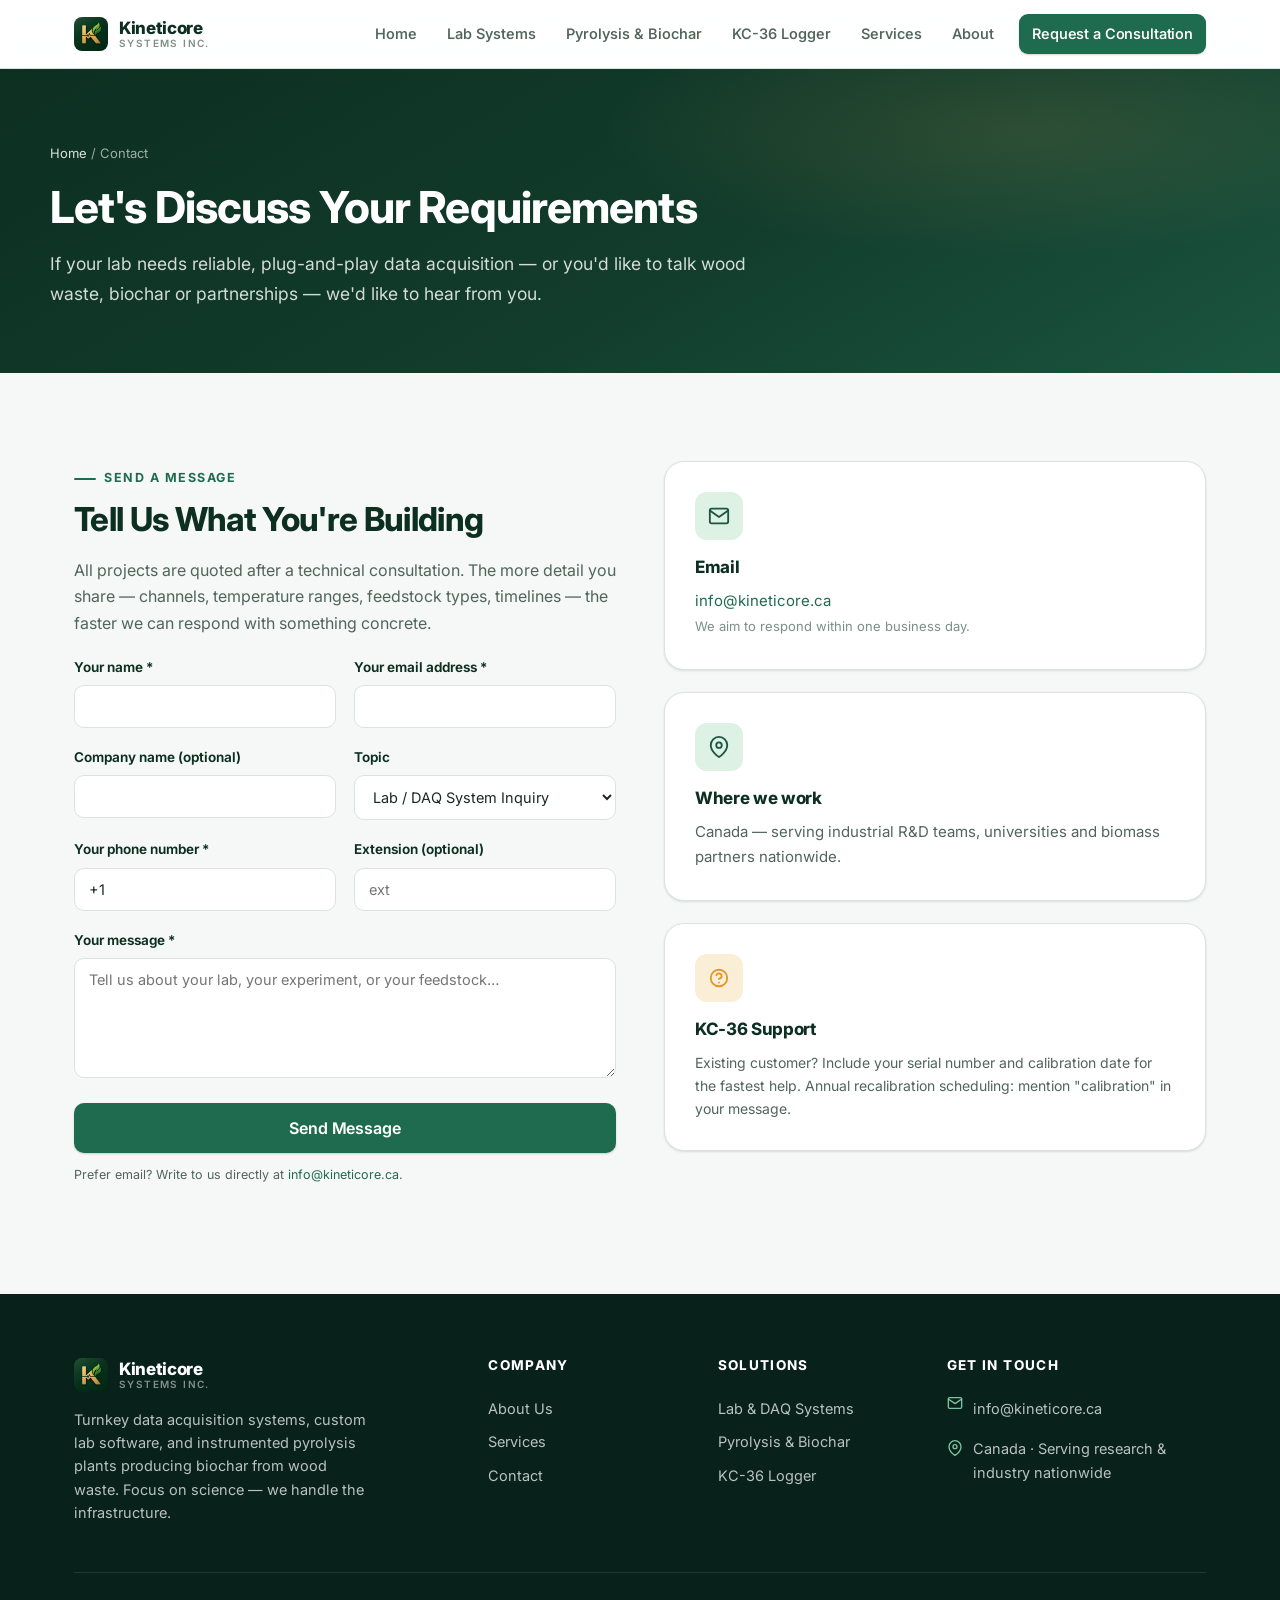
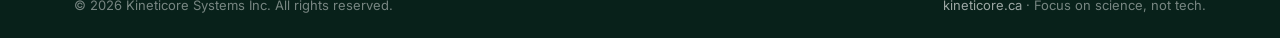
<file: contact.html>
<!DOCTYPE html>
<html lang="en">
<head>
  <meta charset="UTF-8">
  <meta name="viewport" content="width=device-width, initial-scale=1.0">
  <title>Contact Us — Kineticore Systems Inc.</title>
  <meta name="description" content="Get in touch with Kineticore — technical consultations for DAQ systems, quotes for the KC-36, and partnerships for pyrolysis feedstock or biochar supply.">
  <!-- Google tag (gtag.js) -->
  <script async src="https://www.googletagmanager.com/gtag/js?id=G-R32ETEW92K"></script>
  <script>
    window.dataLayer = window.dataLayer || [];
    function gtag(){dataLayer.push(arguments);}
    gtag('js', new Date());

    gtag('config', 'G-R32ETEW92K');
  </script>
    <link rel="canonical" href="https://kineticore.ca/contact.html">
    <meta property="og:type" content="website">
    <meta property="og:site_name" content="Kineticore Systems Inc.">
    <meta property="og:title" content="Contact Us — Kineticore Systems Inc.">
    <meta property="og:description" content="Get in touch with Kineticore — technical consultations for DAQ systems, quotes for the KC-36, and partnerships for pyrolysis feedstock or biochar supply.">
    <meta property="og:url" content="https://kineticore.ca/contact.html">
    <meta property="og:image" content="https://kineticore.ca/img/og-image.png">
    <meta property="og:image:width" content="1200">
    <meta property="og:image:height" content="630">
    <meta property="og:image:alt" content="Kineticore Systems Inc. - Lab &amp; DAQ systems and Pyrolysis &amp; Biochar">
    <meta property="og:locale" content="en_CA">
    <meta name="twitter:card" content="summary_large_image">
    <meta name="twitter:title" content="Contact Us — Kineticore Systems Inc.">
    <meta name="twitter:description" content="Get in touch with Kineticore — technical consultations for DAQ systems, quotes for the KC-36, and partnerships for pyrolysis feedstock or biochar supply.">
    <meta name="twitter:image" content="https://kineticore.ca/img/og-image.png">
    <meta name="theme-color" content="#0c2f22">
  <link rel="icon" type="image/png" sizes="48x48" href="img/favicon-48x48.png">
  <link rel="icon" type="image/png" sizes="192x192" href="img/favicon-192x192.png">
  <link rel="apple-touch-icon" sizes="180x180" href="img/favicon-180x180.png">
  <link rel="preconnect" href="https://fonts.googleapis.com">
  <link rel="preconnect" href="https://fonts.gstatic.com" crossorigin>
  <link href="https://fonts.googleapis.com/css2?family=Inter:wght@400;500;600;700;800&display=swap" rel="stylesheet">
  <link rel="stylesheet" href="css/styles.css?v=1.4">
</head>
<body>
  <header class="site-header">
    <div class="header-inner">
      <a class="logo" href="index.html" aria-label="Kineticore Systems home">
        <img class="logo-mark" src="img/logo.png" alt="" width="34" height="34" loading="eager">
        <span class="logo-text">
          <span class="logo-name">Kineticore</span>
          <span class="logo-tag">Systems Inc.</span>
        </span>
      </a>
      <button class="nav-toggle" aria-label="Toggle navigation"><span></span><span></span><span></span></button>
      <nav class="nav" aria-label="Main">
        <a href="index.html">Home</a>
        <a href="lab-systems.html">Lab Systems</a>
        <a href="pyrolysis.html">Pyrolysis &amp; Biochar</a>
        <a href="kc-36.html">KC-36 Logger</a>
        <a href="services.html">Services</a>
        <a href="about.html">About</a>
        <a href="contact.html" class="btn btn-primary btn-sm nav-cta">Request a Consultation</a>
      </nav>
    </div>
  </header>

  <section class="page-hero">
    <div class="container page-hero-inner">
      <div class="crumb"><a href="index.html">Home</a> / Contact</div>
      <h1>Let's Discuss Your Requirements</h1>
      <p>If your lab needs reliable, plug-and-play data acquisition — or you'd like to talk wood waste,
      biochar or partnerships — we'd like to hear from you.</p>
    </div>
  </section>

  <section class="section">
    <div class="container split" style="align-items: flex-start; gap: 48px;">
      <div class="split-content" style="max-width: none;">
        <span class="eyebrow">Send a message</span>
        <h2>Tell Us What You're Building</h2>
        <p>All projects are quoted after a technical consultation. The more detail you share — channels,
        temperature ranges, feedstock types, timelines — the faster we can respond with something concrete.</p>

        <form id="quote-form" method="post" action="sendmail/process-wrapper.php" novalidate data-endpoint="sendmail/process-wrapper.php">
          <div class="form-grid">
            <div class="field">
              <label for="f-name">Your name *</label>
              <input type="text" id="f-name" name="Name" required maxlength="60" autocomplete="name">
            </div>
            <div class="field">
              <label for="f-email">Your email address *</label>
              <input type="email" id="f-email" name="Email" required maxlength="100" autocomplete="email">
            </div>
            <div class="field">
              <label for="f-company">Company name (optional)</label>
              <input type="text" id="f-company" name="Company" maxlength="100" autocomplete="organization">
            </div>
            <div class="field">
              <label for="f-topic">Topic</label>
              <select id="f-topic" name="Topic">
                <option>Lab / DAQ System Inquiry</option>
                <option>KC-36 Logger — Pricing</option>
                <option>KC-36 Logger — Support</option>
                <option>Biochar — Feedstock Supply</option>
                <option>Biochar — Purchasing Biochar</option>
                <option>Biochar — Toll Processing</option>
                <option>Other</option>
              </select>
            </div>
            <div class="field">
              <label for="f-phone">Your phone number *</label>
              <input type="tel" id="f-phone" name="Phone" required maxlength="30" placeholder="+1 (604) 123-4567" autocomplete="tel">
            </div>
            <div class="field">
              <label for="f-ext">Extension (optional)</label>
              <input type="text" id="f-ext" name="Extension" maxlength="6" inputmode="numeric" placeholder="ext">
            </div>
            <div class="field full">
              <label for="f-msg">Your message *</label>
              <textarea id="f-msg" name="Message" required maxlength="3000" placeholder="Tell us about your lab, your experiment, or your feedstock…"></textarea>
            </div>
            <div class="field full">
              <button type="submit" id="f-submit" class="btn btn-primary btn-lg btn-block">Send Message</button>
            </div>
          </div>
          <div class="form-status" id="form-status" role="status"></div>
          <div id="form-thankyou" style="display:none;">
            <div class="form-status ok" style="display:block; font-size:16px;">Thanks for contacting us — we will get back in touch with you soon.</div>
          </div>
          <p class="form-note">Prefer email? Write to us directly at
          <a href="mailto:info@kineticore.ca">info@kineticore.ca</a>.</p>
        </form>
      </div>

      <aside style="min-width: 320px;">
        <div class="card" style="margin-bottom: 22px;">
          <div class="icon-chip">
            <svg width="22" height="22" viewBox="0 0 24 24" fill="none" stroke="currentColor" stroke-width="2" stroke-linecap="round" stroke-linejoin="round"><path d="M4 4h16c1.1 0 2 .9 2 2v12c0 1.1-.9 2-2 2H4c-1.1 0-2-.9-2-2V6c0-1.1.9-2 2-2z"/><polyline points="22,6 12,13 2,6"/></svg>
          </div>
          <h3 style="font-size:17px;">Email</h3>
          <p><a href="mailto:info@kineticore.ca">info@kineticore.ca</a><br>
          <span style="font-size:13px; color: var(--muted);">We aim to respond within one business day.</span></p>
        </div>
        <div class="card" style="margin-bottom: 22px;">
          <div class="icon-chip">
            <svg width="22" height="22" viewBox="0 0 24 24" fill="none" stroke="currentColor" stroke-width="2" stroke-linecap="round" stroke-linejoin="round"><path d="M21 10c0 7-9 13-9 13s-9-6-9-13a9 9 0 0 1 18 0z"/><circle cx="12" cy="10" r="3"/></svg>
          </div>
          <h3 style="font-size:17px;">Where we work</h3>
          <p>Canada — serving industrial R&amp;D teams, universities and biomass partners nationwide.</p>
        </div>
        <div class="card">
          <div class="icon-chip amber">
            <svg width="22" height="22" viewBox="0 0 24 24" fill="none" stroke="currentColor" stroke-width="2" stroke-linecap="round" stroke-linejoin="round"><circle cx="12" cy="12" r="9"/><path d="M9.1 9a3 3 0 0 1 5.8 1c0 2-3 3-3 3"/><path d="M12 17h.01"/></svg>
          </div>
          <h3 style="font-size:17px;">KC-36 Support</h3>
          <p style="font-size:14px;">Existing customer? Include your serial number and calibration date for
          the fastest help. Annual recalibration scheduling: mention "calibration" in your message.</p>
        </div>
      </aside>
    </div>
  </section>

  <footer class="site-footer">
    <div class="container">
      <div class="footer-grid">
        <div class="footer-brand">
          <a class="logo" href="index.html" aria-label="Kineticore Systems home">
            <img class="logo-mark" src="img/logo.png" alt="" width="34" height="34" loading="eager">
            <span class="logo-text">
              <span class="logo-name" style="color:#fff;">Kineticore</span>
              <span class="logo-tag" style="color:rgba(255,255,255,0.5);">Systems Inc.</span>
            </span>
          </a>
          <p>Turnkey data acquisition systems, custom lab software, and instrumented pyrolysis plants
          producing biochar from wood waste. Focus on science — we handle the infrastructure.</p>
        </div>
        <div class="footer-col">
          <h3>Company</h3>
          <a href="about.html">About Us</a>
          <a href="services.html">Services</a>
          <a href="contact.html">Contact</a>
        </div>
        <div class="footer-col">
          <h3>Solutions</h3>
          <a href="lab-systems.html">Lab &amp; DAQ Systems</a>
          <a href="pyrolysis.html">Pyrolysis &amp; Biochar</a>
          <a href="kc-36.html">KC-36 Logger</a>
        </div>
        <div class="footer-col">
          <h3>Get in touch</h3>
          <div class="footer-contact">
            <svg width="16" height="16" viewBox="0 0 24 24" fill="none" stroke="currentColor" stroke-width="2" stroke-linecap="round" stroke-linejoin="round"><path d="M4 4h16c1.1 0 2 .9 2 2v12c0 1.1-.9 2-2 2H4c-1.1 0-2-.9-2-2V6c0-1.1.9-2 2-2z"/><polyline points="22,6 12,13 2,6"/></svg>
            <a href="mailto:info@kineticore.ca">info@kineticore.ca</a>
          </div>
          <div class="footer-contact">
            <svg width="16" height="16" viewBox="0 0 24 24" fill="none" stroke="currentColor" stroke-width="2" stroke-linecap="round" stroke-linejoin="round"><path d="M21 10c0 7-9 13-9 13s-9-6-9-13a9 9 0 0 1 18 0z"/><circle cx="12" cy="10" r="3"/></svg>
            <span>Canada · Serving research &amp; industry nationwide</span>
          </div>
        </div>
      </div>
      <div class="footer-bottom">
        <span>© 2026 Kineticore Systems Inc. All rights reserved.</span>
        <span><a href="index.html">kineticore.ca</a> · Focus on science, not tech.</span>
      </div>
    </div>
  </footer>

  <script src="js/main.js?v=1.2"></script>
  <script>
  /* Topic deep-links handled inline so it works even if the cached main.js is stale */
  (function () {
    var map = {
      "lab-daq": "Lab / DAQ System Inquiry",
      "kc36-pricing": "KC-36 Logger \u2014 Pricing",
      "kc36-support": "KC-36 Logger \u2014 Support",
      "feedstock": "Biochar \u2014 Feedstock Supply",
      "biochar-buy": "Biochar \u2014 Purchasing Biochar",
      "toll": "Biochar \u2014 Toll Processing"
    };
    var wanted = new URLSearchParams(window.location.search).get("topic");
    var s = document.getElementById("f-topic");
    if (wanted && s && map[wanted]) {
      for (var i = 0; i < s.options.length; i++) {
        if (s.options[i].text === map[wanted]) { s.selectedIndex = i; break; }
      }
    }
  })();
  </script>
</body>
</html>
</file>
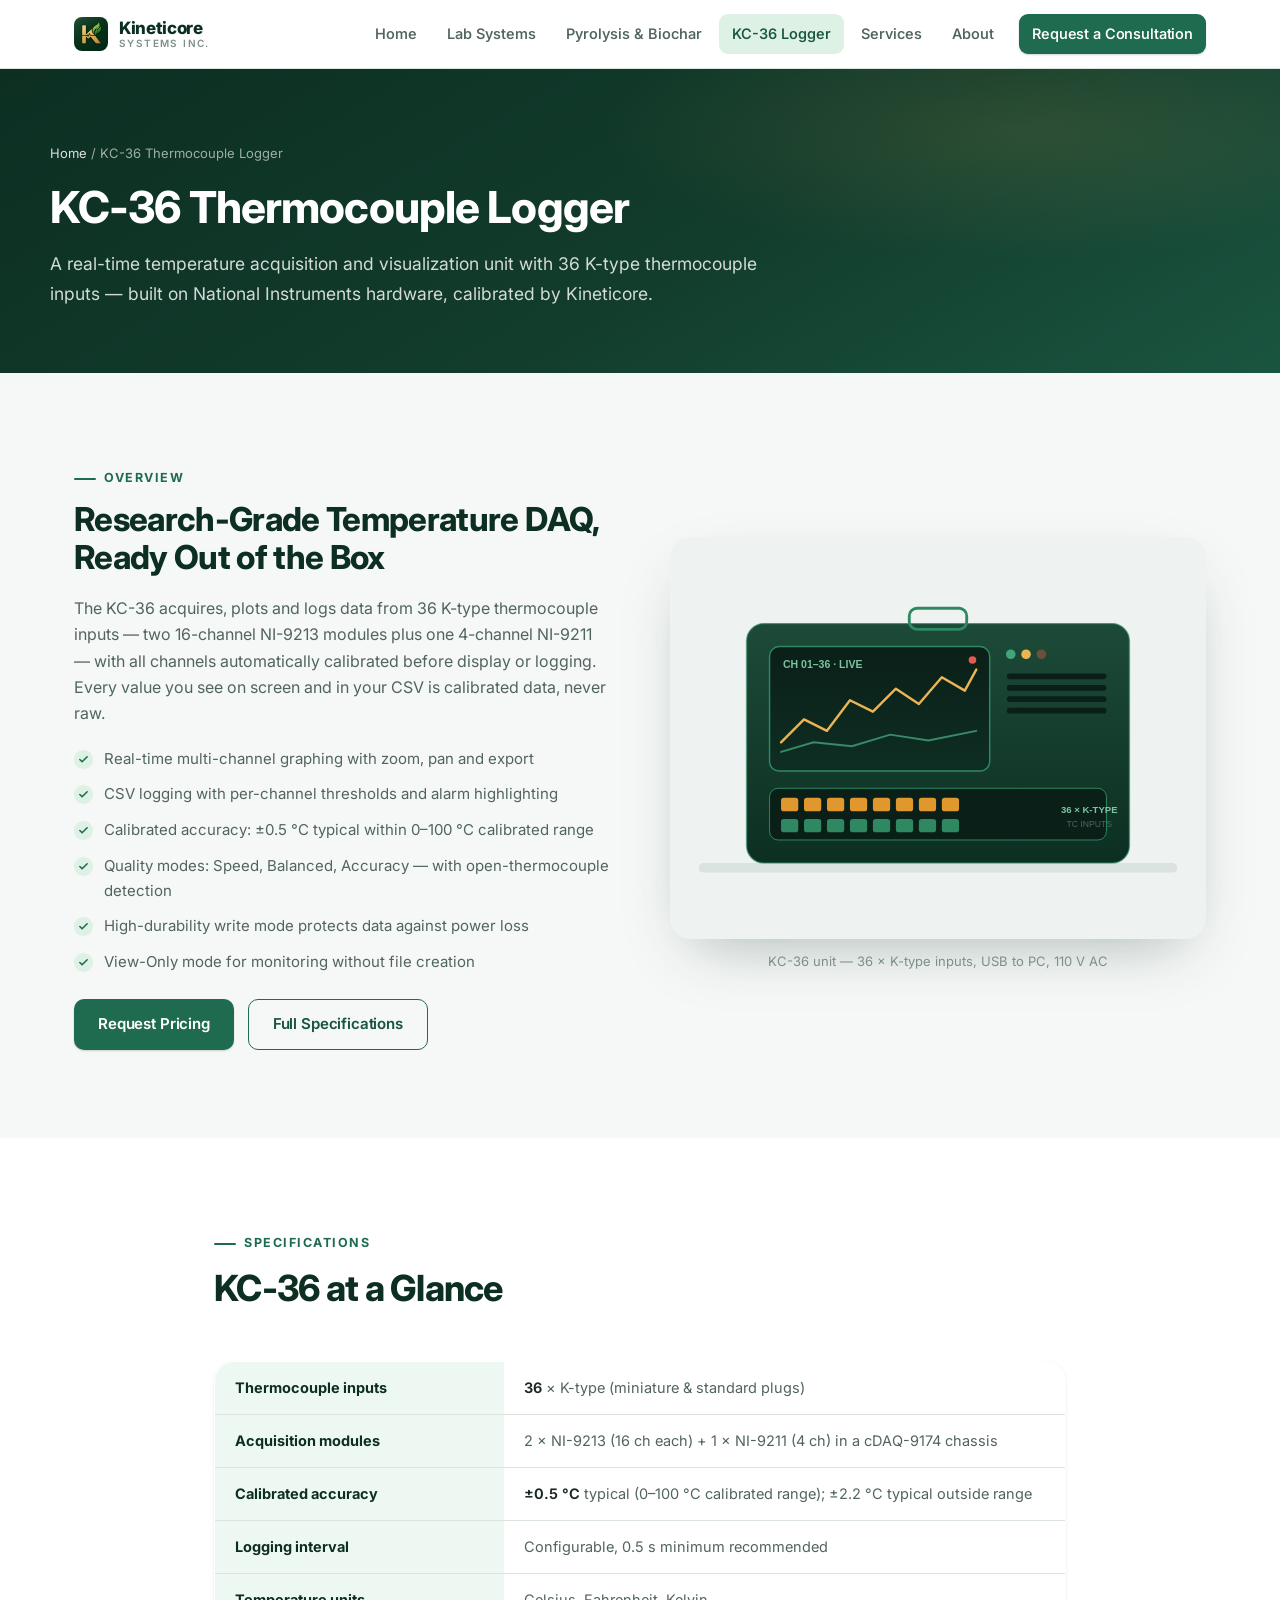
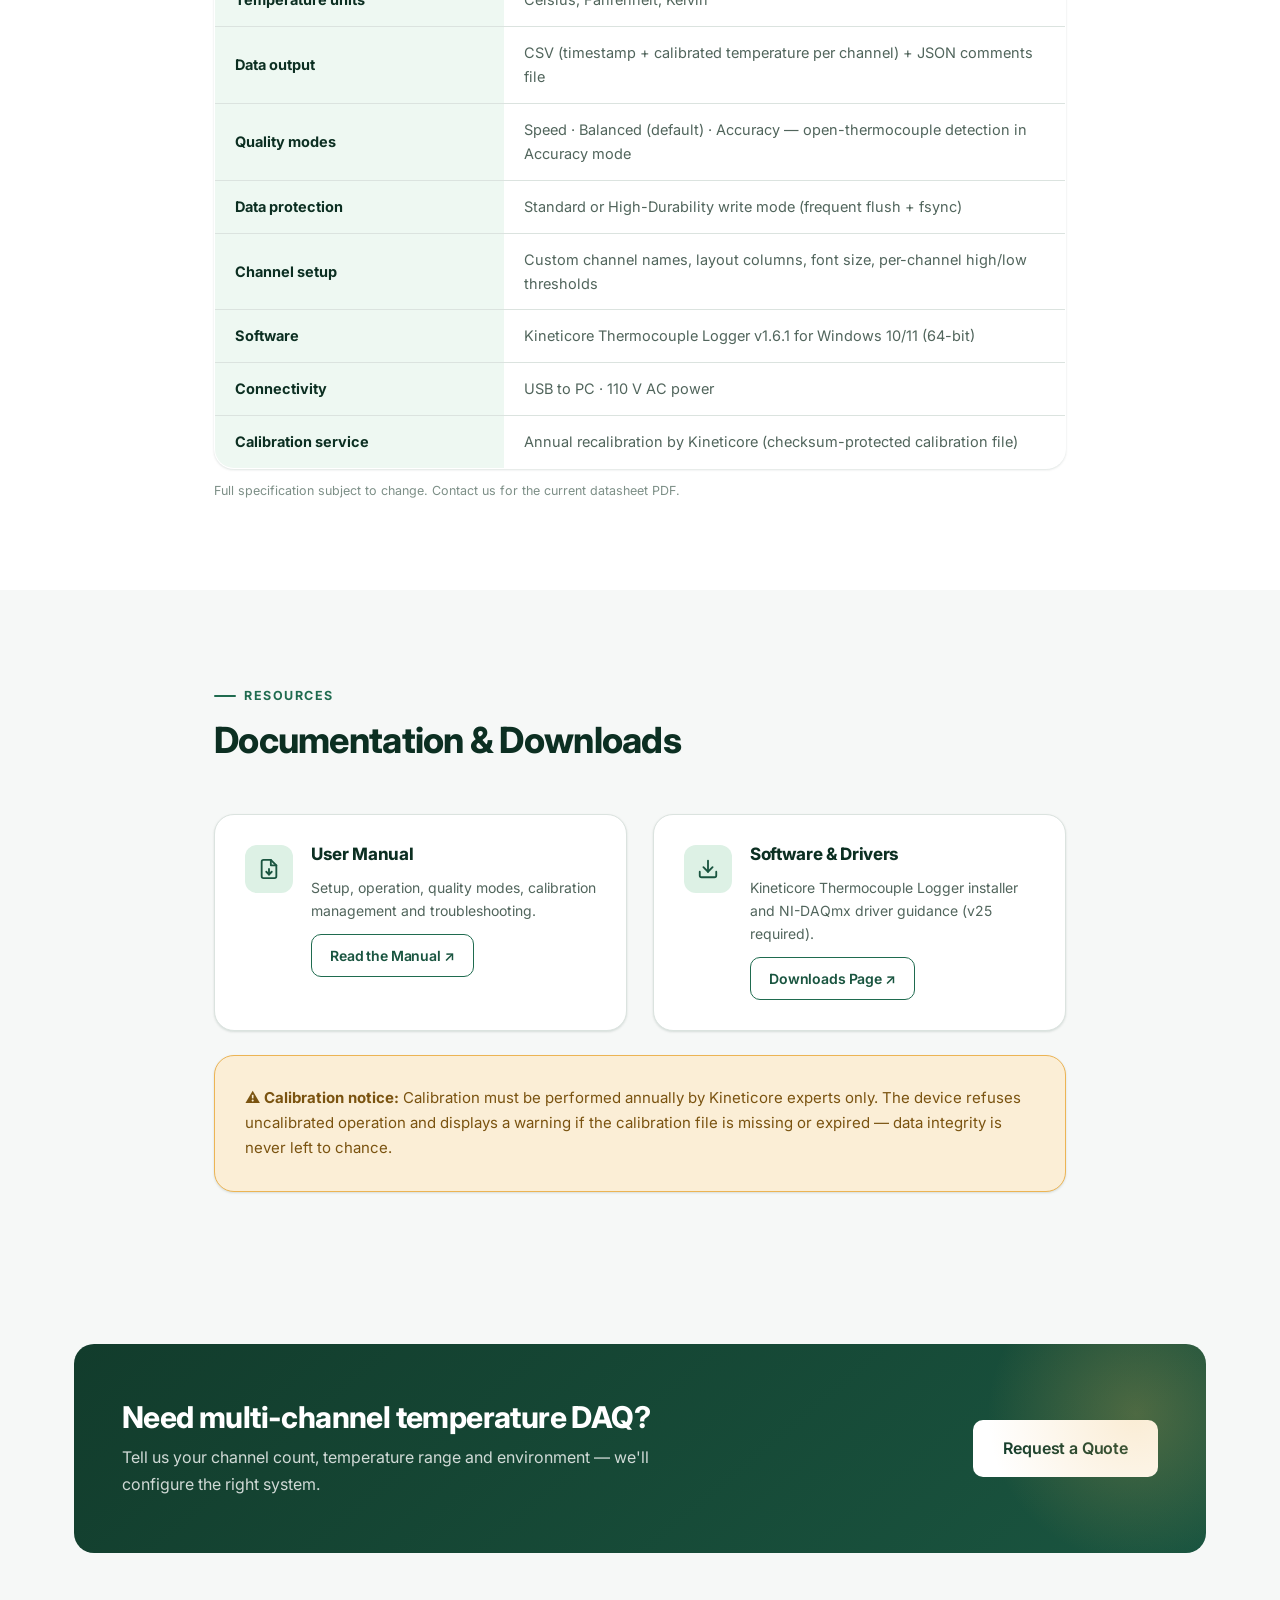
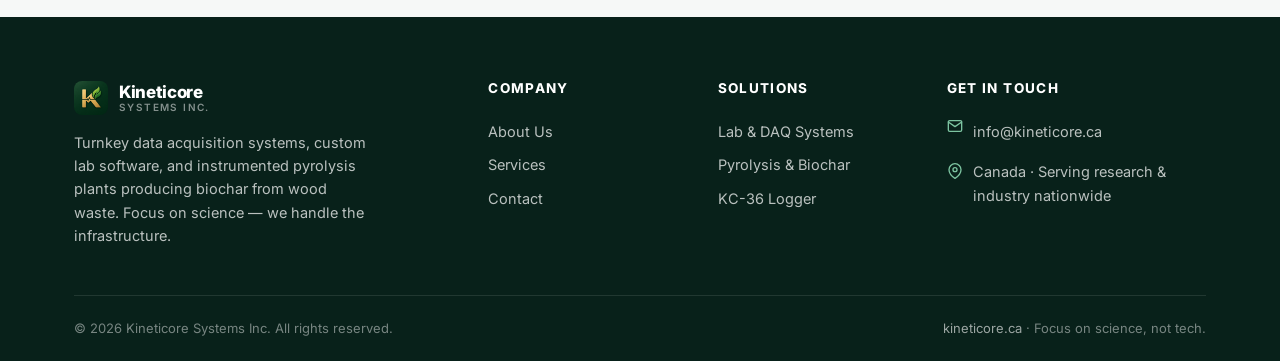
<file: kc-36.html>
<!DOCTYPE html>
<html lang="en">
<head>
  <meta charset="UTF-8">
  <meta name="viewport" content="width=device-width, initial-scale=1.0">
  <title>KC-36 Thermocouple Logger — 36-Channel K-Type DAQ | Kineticore</title>
  <meta name="description" content="The Kineticore KC-36 acquires, plots and logs 36 K-type thermocouple channels with calibrated accuracy of ±0.5 °C, live visualization, thresholds and CSV export.">
  <!-- Google tag (gtag.js) -->
  <script async src="https://www.googletagmanager.com/gtag/js?id=G-R32ETEW92K"></script>
  <script>
    window.dataLayer = window.dataLayer || [];
    function gtag(){dataLayer.push(arguments);}
    gtag('js', new Date());

    gtag('config', 'G-R32ETEW92K');
  </script>
    <link rel="canonical" href="https://kineticore.ca/kc-36.html">
    <meta property="og:type" content="website">
    <meta property="og:site_name" content="Kineticore Systems Inc.">
    <meta property="og:title" content="KC-36 Thermocouple Logger — 36-Channel K-Type DAQ | Kineticore">
    <meta property="og:description" content="The Kineticore KC-36 acquires, plots and logs 36 K-type thermocouple channels with calibrated accuracy of ±0.5 °C, live visualization, thresholds and CSV export.">
    <meta property="og:url" content="https://kineticore.ca/kc-36.html">
    <meta property="og:image" content="https://kineticore.ca/img/og-image.png">
    <meta property="og:image:width" content="1200">
    <meta property="og:image:height" content="630">
    <meta property="og:image:alt" content="Kineticore Systems Inc. - Lab &amp; DAQ systems and Pyrolysis &amp; Biochar">
    <meta property="og:locale" content="en_CA">
    <meta name="twitter:card" content="summary_large_image">
    <meta name="twitter:title" content="KC-36 Thermocouple Logger — 36-Channel K-Type DAQ | Kineticore">
    <meta name="twitter:description" content="The Kineticore KC-36 acquires, plots and logs 36 K-type thermocouple channels with calibrated accuracy of ±0.5 °C, live visualization, thresholds and CSV export.">
    <meta name="twitter:image" content="https://kineticore.ca/img/og-image.png">
    <meta name="theme-color" content="#0c2f22">
  <link rel="icon" type="image/png" sizes="48x48" href="img/favicon-48x48.png">
  <link rel="icon" type="image/png" sizes="192x192" href="img/favicon-192x192.png">
  <link rel="apple-touch-icon" sizes="180x180" href="img/favicon-180x180.png">
  <link rel="preconnect" href="https://fonts.googleapis.com">
  <link rel="preconnect" href="https://fonts.gstatic.com" crossorigin>
  <link href="https://fonts.googleapis.com/css2?family=Inter:wght@400;500;600;700;800&display=swap" rel="stylesheet">
  <link rel="stylesheet" href="css/styles.css?v=1.4">
</head>
<body>
  <header class="site-header">
    <div class="header-inner">
      <a class="logo" href="index.html" aria-label="Kineticore Systems home">
        <img class="logo-mark" src="img/logo.png" alt="" width="34" height="34" loading="eager">
        <span class="logo-text">
          <span class="logo-name">Kineticore</span>
          <span class="logo-tag">Systems Inc.</span>
        </span>
      </a>
      <button class="nav-toggle" aria-label="Toggle navigation"><span></span><span></span><span></span></button>
      <nav class="nav" aria-label="Main">
        <a href="index.html">Home</a>
        <a href="lab-systems.html">Lab Systems</a>
        <a href="pyrolysis.html">Pyrolysis &amp; Biochar</a>
        <a href="kc-36.html" class="active">KC-36 Logger</a>
        <a href="services.html">Services</a>
        <a href="about.html">About</a>
        <a href="contact.html" class="btn btn-primary btn-sm nav-cta">Request a Consultation</a>
      </nav>
    </div>
  </header>

  <section class="page-hero">
    <div class="container page-hero-inner">
      <div class="crumb"><a href="index.html">Home</a> / KC-36 Thermocouple Logger</div>
      <h1>KC-36 Thermocouple Logger</h1>
      <p>A real-time temperature acquisition and visualization unit with 36 K-type thermocouple inputs —
      built on National Instruments hardware, calibrated by Kineticore.</p>
    </div>
  </section>

  <section class="section">
    <div class="container split">
      <div class="split-content">
        <span class="eyebrow">Overview</span>
        <h2>Research-Grade Temperature DAQ, Ready Out of the Box</h2>
        <p>The KC-36 acquires, plots and logs data from 36 K-type thermocouple inputs — two 16-channel
        NI-9213 modules plus one 4-channel NI-9211 — with all channels automatically calibrated before
        display or logging. Every value you see on screen and in your CSV is calibrated data, never raw.</p>
        <ul class="check-list">
          <li>Real-time multi-channel graphing with zoom, pan and export</li>
          <li>CSV logging with per-channel thresholds and alarm highlighting</li>
          <li>Calibrated accuracy: ±0.5 °C typical within 0–100 °C calibrated range</li>
          <li>Quality modes: Speed, Balanced, Accuracy — with open-thermocouple detection</li>
          <li>High-durability write mode protects data against power loss</li>
          <li>View-Only mode for monitoring without file creation</li>
        </ul>
        <div class="btn-row mt-24">
          <a href="contact.html" class="btn btn-primary">Request Pricing</a>
          <a href="#specs" class="btn btn-outline">Full Specifications</a>
        </div>
      </div>
      <div class="split-media reveal">
        <figure class="device-figure" style="margin:0;">
          <img src="img/kc36-device.svg" alt="Kineticore KC-36 thermocouple logger unit with 36 thermocouple inputs" style="object-fit: contain; background: var(--surface-2);">
          <figcaption>KC-36 unit — 36 × K-type inputs, USB to PC, 110 V AC</figcaption>
        </figure>
      </div>
    </div>
  </section>

  <section class="section section-alt" id="specs">
    <div class="container narrow">
      <div class="section-head">
        <span class="eyebrow">Specifications</span>
        <h2>KC-36 at a Glance</h2>
      </div>
      <table class="spec-table reveal">
        <tr><th>Thermocouple inputs</th><td><b>36</b> × K-type (miniature &amp; standard plugs)</td></tr>
        <tr><th>Acquisition modules</th><td>2 × NI-9213 (16 ch each) + 1 × NI-9211 (4 ch) in a cDAQ-9174 chassis</td></tr>
        <tr><th>Calibrated accuracy</th><td><b>±0.5 °C</b> typical (0–100 °C calibrated range); ±2.2 °C typical outside range</td></tr>
        <tr><th>Logging interval</th><td>Configurable, 0.5 s minimum recommended</td></tr>
        <tr><th>Temperature units</th><td>Celsius, Fahrenheit, Kelvin</td></tr>
        <tr><th>Data output</th><td>CSV (timestamp + calibrated temperature per channel) + JSON comments file</td></tr>
        <tr><th>Quality modes</th><td>Speed · Balanced (default) · Accuracy — open-thermocouple detection in Accuracy mode</td></tr>
        <tr><th>Data protection</th><td>Standard or High-Durability write mode (frequent flush + fsync)</td></tr>
        <tr><th>Channel setup</th><td>Custom channel names, layout columns, font size, per-channel high/low thresholds</td></tr>
        <tr><th>Software</th><td>Kineticore Thermocouple Logger v1.6.1 for Windows 10/11 (64-bit)</td></tr>
        <tr><th>Connectivity</th><td>USB to PC · 110 V AC power</td></tr>
        <tr><th>Calibration service</th><td>Annual recalibration by Kineticore (checksum-protected calibration file)</td></tr>
      </table>
      <p class="form-note">Full specification subject to change. Contact us for the current datasheet PDF.</p>
    </div>
  </section>

  <section class="section">
    <div class="container narrow">
      <div class="section-head">
        <span class="eyebrow">Resources</span>
        <h2>Documentation &amp; Downloads</h2>
      </div>
      <div class="grid-2">
        <div class="card reveal">
          <div class="dl-card">
            <div class="icon-chip">
              <svg width="22" height="22" viewBox="0 0 24 24" fill="none" stroke="currentColor" stroke-width="2" stroke-linecap="round" stroke-linejoin="round"><path d="M14 2H6a2 2 0 0 0-2 2v16a2 2 0 0 0 2 2h12a2 2 0 0 0 2-2V8z"/><polyline points="14 2 14 8 20 8"/><line x1="12" y1="18" x2="12" y2="12"/><polyline points="9 15 12 18 15 15"/></svg>
            </div>
            <div>
              <h3>User Manual</h3>
              <p>Setup, operation, quality modes, calibration management and troubleshooting.</p>
              <a href="https://kineticore.ca/kc-36-tckineticore-thrmocouple-logger-manual.html" target="_blank" rel="noopener" class="btn btn-outline btn-sm">Read the Manual ↗</a>
            </div>
          </div>
        </div>
        <div class="card reveal">
          <div class="dl-card">
            <div class="icon-chip">
              <svg width="22" height="22" viewBox="0 0 24 24" fill="none" stroke="currentColor" stroke-width="2" stroke-linecap="round" stroke-linejoin="round"><path d="M21 15v4a2 2 0 0 1-2 2H5a2 2 0 0 1-2-2v-4"/><polyline points="7 10 12 15 17 10"/><line x1="12" y1="15" x2="12" y2="3"/></svg>
            </div>
            <div>
              <h3>Software &amp; Drivers</h3>
              <p>Kineticore Thermocouple Logger installer and NI-DAQmx driver guidance (v25 required).</p>
              <a href="https://kineticore.ca/downloads/" target="_blank" rel="noopener" class="btn btn-outline btn-sm">Downloads Page ↗</a>
            </div>
          </div>
        </div>
      </div>
      <div class="card mt-24" style="background: var(--amber-100); border-color: var(--amber-400);">
        <p style="color:#7a5310;"><b>⚠ Calibration notice:</b> Calibration must be performed annually by
        Kineticore experts only. The device refuses uncalibrated operation and displays a warning if the
        calibration file is missing or expired — data integrity is never left to chance.</p>
      </div>
    </div>
  </section>

  <section class="section-sm">
    <div class="container">
      <div class="cta-band">
        <div>
          <h2>Need multi-channel temperature DAQ?</h2>
          <p>Tell us your channel count, temperature range and environment — we'll configure the right system.</p>
        </div>
        <div class="cta-actions">
          <a href="contact.html" class="btn btn-light btn-lg">Request a Quote</a>
        </div>
      </div>
    </div>
  </section>

  <footer class="site-footer">
    <div class="container">
      <div class="footer-grid">
        <div class="footer-brand">
          <a class="logo" href="index.html" aria-label="Kineticore Systems home">
            <img class="logo-mark" src="img/logo.png" alt="" width="34" height="34" loading="eager">
            <span class="logo-text">
              <span class="logo-name" style="color:#fff;">Kineticore</span>
              <span class="logo-tag" style="color:rgba(255,255,255,0.5);">Systems Inc.</span>
            </span>
          </a>
          <p>Turnkey data acquisition systems, custom lab software, and instrumented pyrolysis plants
          producing biochar from wood waste. Focus on science — we handle the infrastructure.</p>
        </div>
        <div class="footer-col">
          <h3>Company</h3>
          <a href="about.html">About Us</a>
          <a href="services.html">Services</a>
          <a href="contact.html">Contact</a>
        </div>
        <div class="footer-col">
          <h3>Solutions</h3>
          <a href="lab-systems.html">Lab &amp; DAQ Systems</a>
          <a href="pyrolysis.html">Pyrolysis &amp; Biochar</a>
          <a href="kc-36.html">KC-36 Logger</a>
        </div>
        <div class="footer-col">
          <h3>Get in touch</h3>
          <div class="footer-contact">
            <svg width="16" height="16" viewBox="0 0 24 24" fill="none" stroke="currentColor" stroke-width="2" stroke-linecap="round" stroke-linejoin="round"><path d="M4 4h16c1.1 0 2 .9 2 2v12c0 1.1-.9 2-2 2H4c-1.1 0-2-.9-2-2V6c0-1.1.9-2 2-2z"/><polyline points="22,6 12,13 2,6"/></svg>
            <a href="mailto:info@kineticore.ca">info@kineticore.ca</a>
          </div>
          <div class="footer-contact">
            <svg width="16" height="16" viewBox="0 0 24 24" fill="none" stroke="currentColor" stroke-width="2" stroke-linecap="round" stroke-linejoin="round"><path d="M21 10c0 7-9 13-9 13s-9-6-9-13a9 9 0 0 1 18 0z"/><circle cx="12" cy="10" r="3"/></svg>
            <span>Canada · Serving research &amp; industry nationwide</span>
          </div>
        </div>
      </div>
      <div class="footer-bottom">
        <span>© 2026 Kineticore Systems Inc. All rights reserved.</span>
        <span><a href="index.html">kineticore.ca</a> · Focus on science, not tech.</span>
      </div>
    </div>
  </footer>

  <script src="js/main.js?v=1.2"></script>
</body>
</html>
</file>
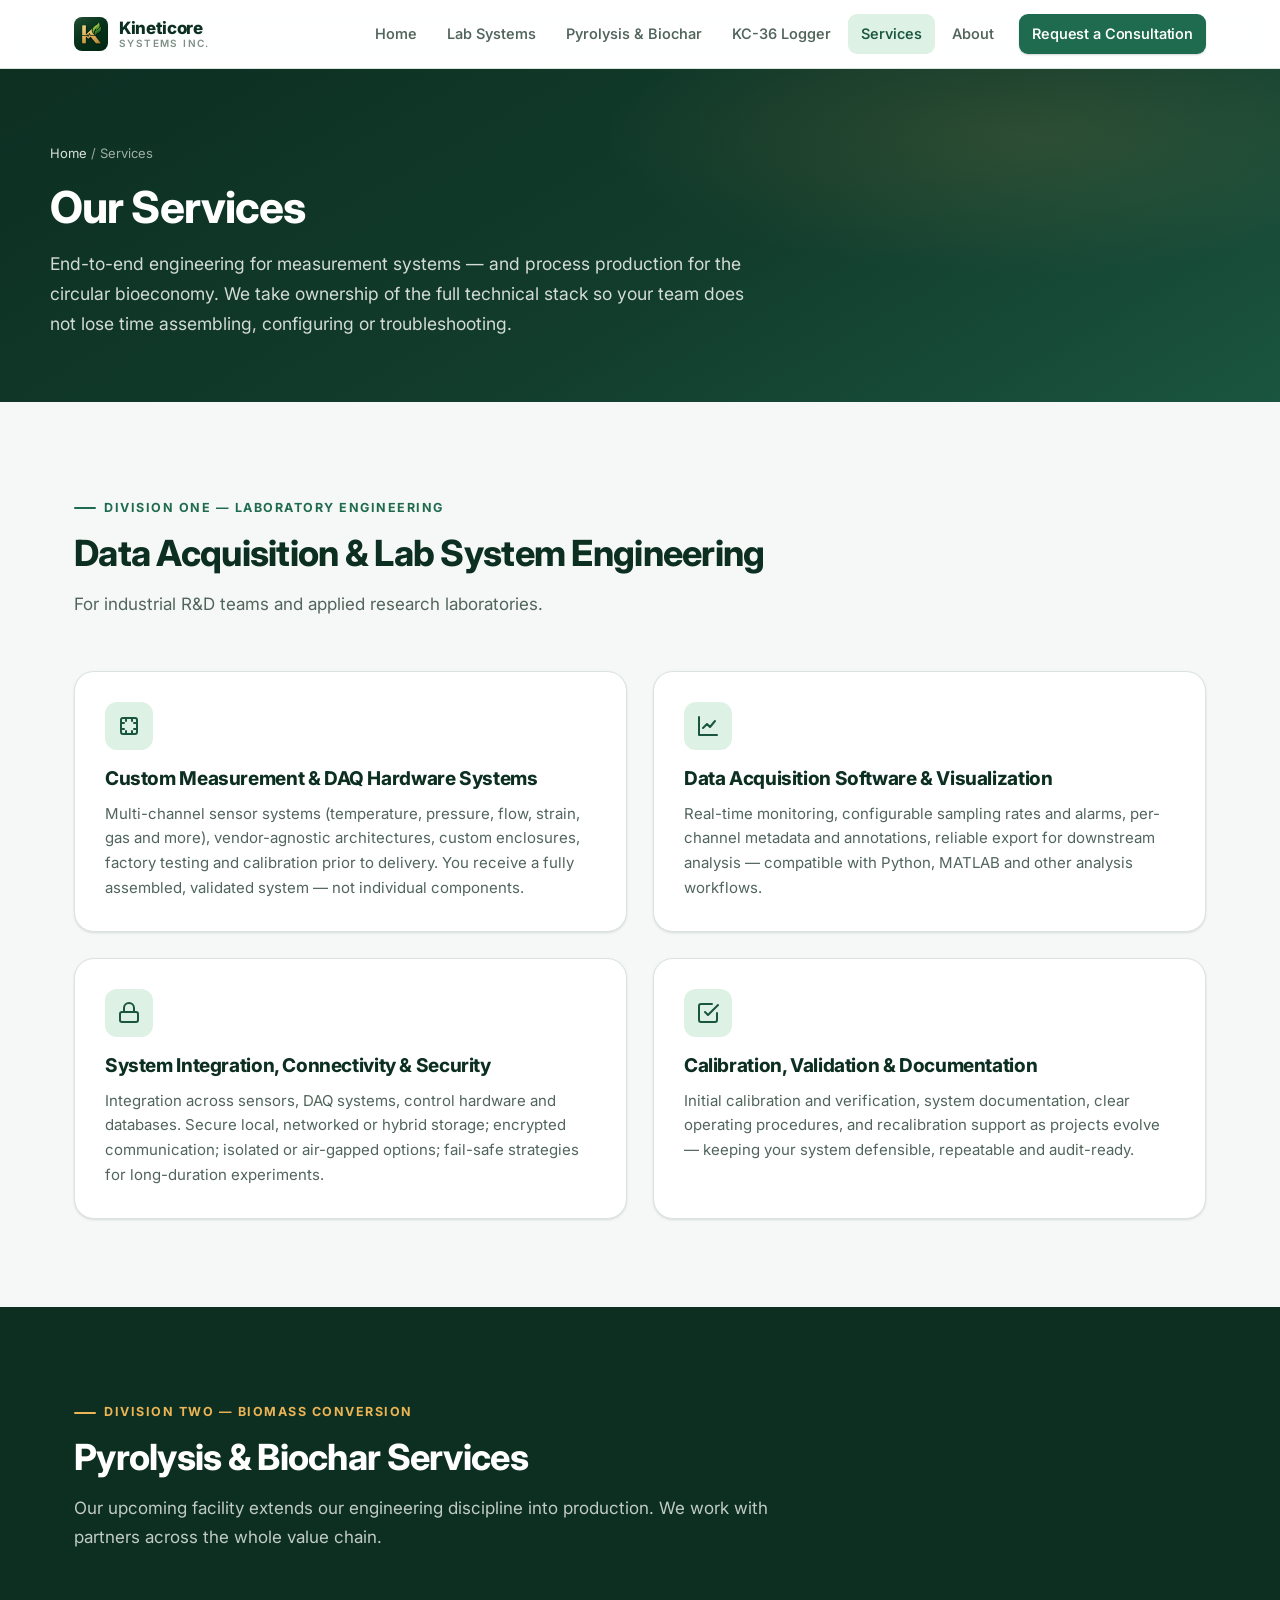
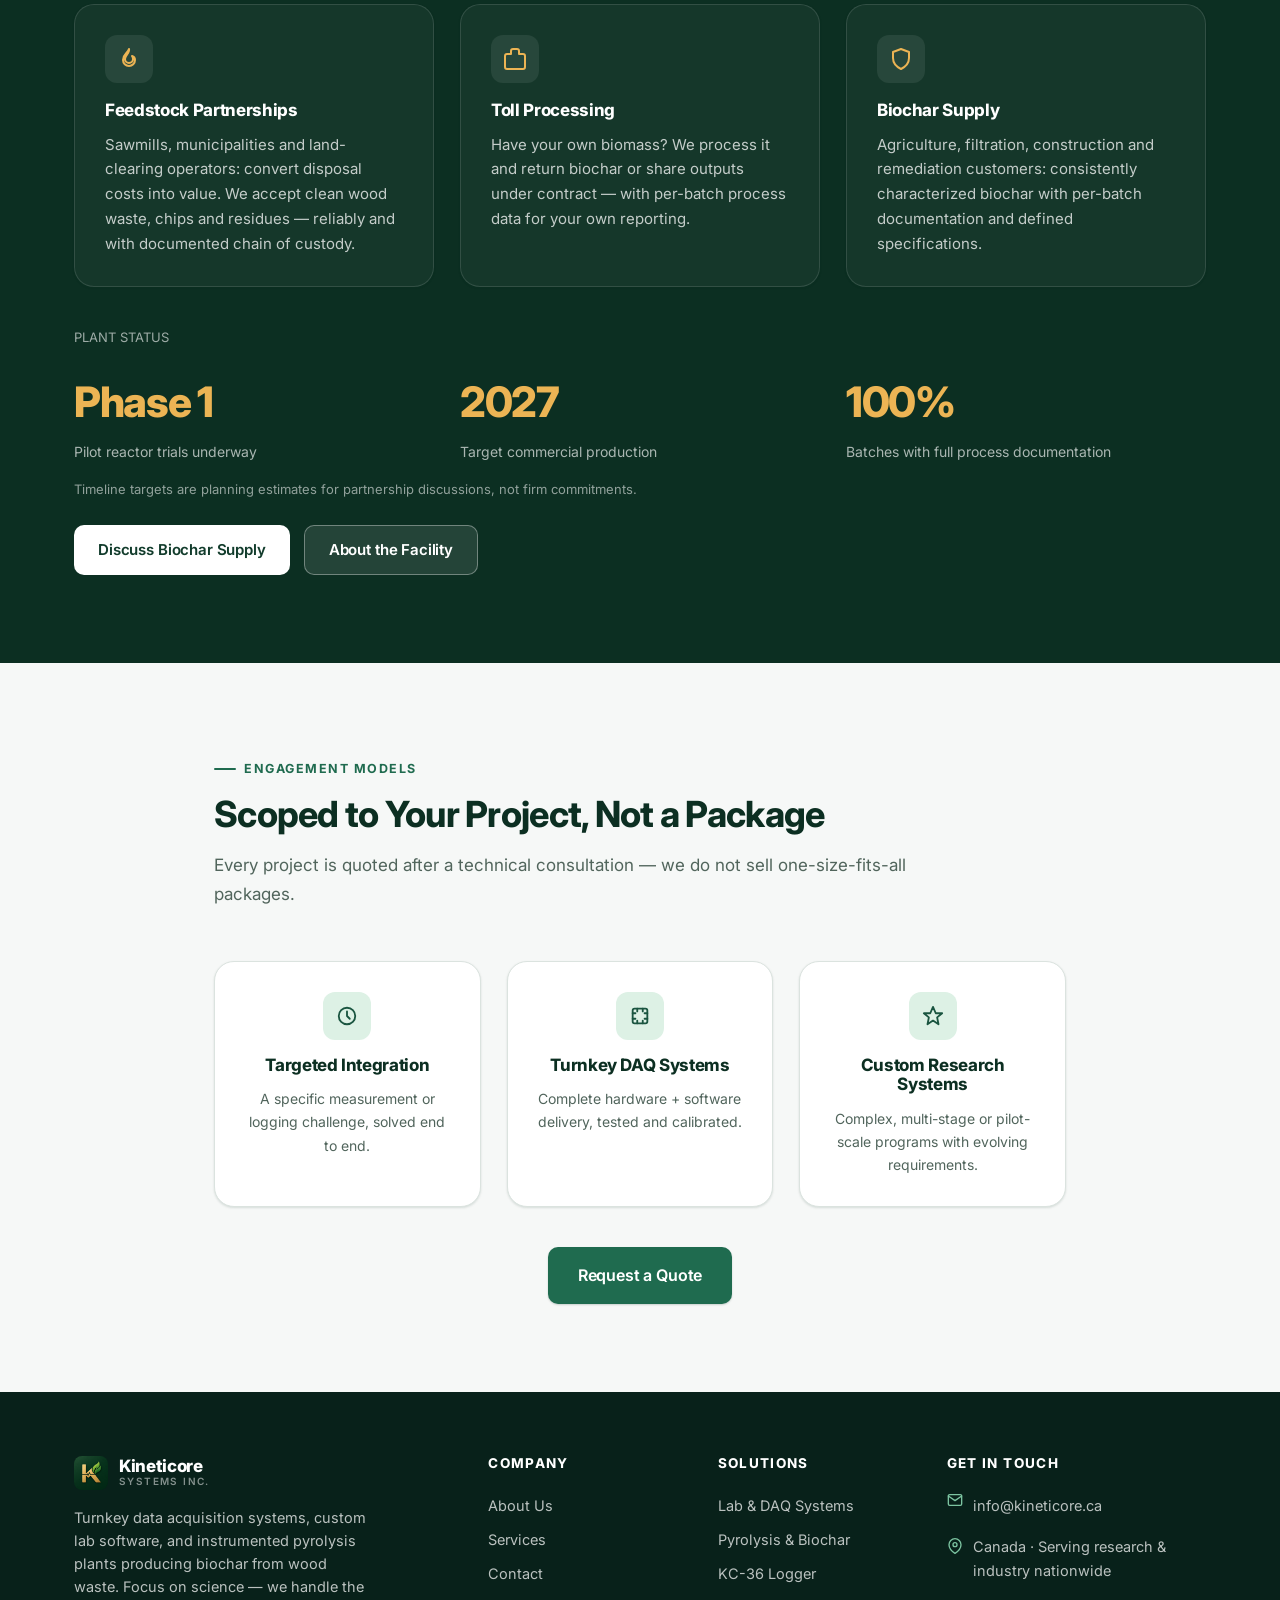
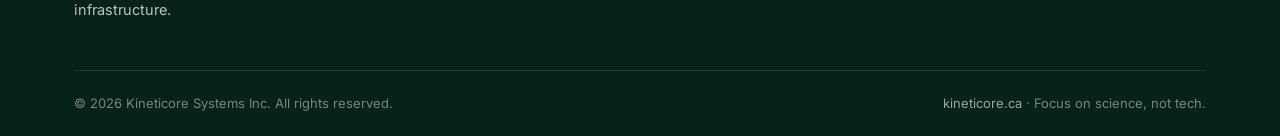
<file: services.html>
<!DOCTYPE html>
<html lang="en">
<head>
  <meta charset="UTF-8">
  <meta name="viewport" content="width=device-width, initial-scale=1.0">
  <title>Our Services — DAQ Engineering &amp; Biochar Production | Kineticore</title>
  <meta name="description" content="End-to-end data acquisition and lab system engineering, plus pyrolysis and biochar production services — custom hardware, software, integration, calibration and support.">
  <!-- Google tag (gtag.js) -->
  <script async src="https://www.googletagmanager.com/gtag/js?id=G-R32ETEW92K"></script>
  <script>
    window.dataLayer = window.dataLayer || [];
    function gtag(){dataLayer.push(arguments);}
    gtag('js', new Date());

    gtag('config', 'G-R32ETEW92K');
  </script>
    <link rel="canonical" href="https://kineticore.ca/services.html">
    <meta property="og:type" content="website">
    <meta property="og:site_name" content="Kineticore Systems Inc.">
    <meta property="og:title" content="Our Services — DAQ Engineering &amp; Biochar Production | Kineticore">
    <meta property="og:description" content="End-to-end data acquisition and lab system engineering, plus pyrolysis and biochar production services — custom hardware, software, integration, calibration and support.">
    <meta property="og:url" content="https://kineticore.ca/services.html">
    <meta property="og:image" content="https://kineticore.ca/img/og-image.png">
    <meta property="og:image:width" content="1200">
    <meta property="og:image:height" content="630">
    <meta property="og:image:alt" content="Kineticore Systems Inc. - Lab &amp; DAQ systems and Pyrolysis &amp; Biochar">
    <meta property="og:locale" content="en_CA">
    <meta name="twitter:card" content="summary_large_image">
    <meta name="twitter:title" content="Our Services — DAQ Engineering &amp; Biochar Production | Kineticore">
    <meta name="twitter:description" content="End-to-end data acquisition and lab system engineering, plus pyrolysis and biochar production services — custom hardware, software, integration, calibration and support.">
    <meta name="twitter:image" content="https://kineticore.ca/img/og-image.png">
    <meta name="theme-color" content="#0c2f22">
  <link rel="icon" type="image/png" sizes="48x48" href="img/favicon-48x48.png">
  <link rel="icon" type="image/png" sizes="192x192" href="img/favicon-192x192.png">
  <link rel="apple-touch-icon" sizes="180x180" href="img/favicon-180x180.png">
  <link rel="preconnect" href="https://fonts.googleapis.com">
  <link rel="preconnect" href="https://fonts.gstatic.com" crossorigin>
  <link href="https://fonts.googleapis.com/css2?family=Inter:wght@400;500;600;700;800&display=swap" rel="stylesheet">
  <link rel="stylesheet" href="css/styles.css?v=1.4">
</head>
<body>
  <header class="site-header">
    <div class="header-inner">
      <a class="logo" href="index.html" aria-label="Kineticore Systems home">
        <img class="logo-mark" src="img/logo.png" alt="" width="34" height="34" loading="eager">
        <span class="logo-text">
          <span class="logo-name">Kineticore</span>
          <span class="logo-tag">Systems Inc.</span>
        </span>
      </a>
      <button class="nav-toggle" aria-label="Toggle navigation"><span></span><span></span><span></span></button>
      <nav class="nav" aria-label="Main">
        <a href="index.html">Home</a>
        <a href="lab-systems.html">Lab Systems</a>
        <a href="pyrolysis.html">Pyrolysis &amp; Biochar</a>
        <a href="kc-36.html">KC-36 Logger</a>
        <a href="services.html" class="active">Services</a>
        <a href="about.html">About</a>
        <a href="contact.html" class="btn btn-primary btn-sm nav-cta">Request a Consultation</a>
      </nav>
    </div>
  </header>

  <section class="page-hero">
    <div class="container page-hero-inner">
      <div class="crumb"><a href="index.html">Home</a> / Services</div>
      <h1>Our Services</h1>
      <p>End-to-end engineering for measurement systems — and process production for the circular
      bioeconomy. We take ownership of the full technical stack so your team does not lose time
      assembling, configuring or troubleshooting.</p>
    </div>
  </section>

  <section class="section">
    <div class="container">
      <div class="section-head">
        <span class="eyebrow">Division one — laboratory engineering</span>
        <h2>Data Acquisition &amp; Lab System Engineering</h2>
        <p>For industrial R&amp;D teams and applied research laboratories.</p>
      </div>
      <div class="grid-2">
        <div class="card reveal">
          <div class="icon-chip">
            <svg width="24" height="24" viewBox="0 0 24 24" fill="none" stroke="currentColor" stroke-width="2" stroke-linecap="round" stroke-linejoin="round"><rect x="4" y="4" width="16" height="16" rx="2"/><path d="M9 4v3M15 4v3M9 17v3M15 17v3M4 9h3M4 15h3M17 9h3M17 15h3"/></svg>
          </div>
          <h3>Custom Measurement &amp; DAQ Hardware Systems</h3>
          <p>Multi-channel sensor systems (temperature, pressure, flow, strain, gas and more), vendor-agnostic
          architectures, custom enclosures, factory testing and calibration prior to delivery. You receive a
          fully assembled, validated system — not individual components.</p>
        </div>
        <div class="card reveal">
          <div class="icon-chip">
            <svg width="24" height="24" viewBox="0 0 24 24" fill="none" stroke="currentColor" stroke-width="2" stroke-linecap="round" stroke-linejoin="round"><path d="M3 3v18h18"/><path d="M7 14l4-4 3 3 5-6"/></svg>
          </div>
          <h3>Data Acquisition Software &amp; Visualization</h3>
          <p>Real-time monitoring, configurable sampling rates and alarms, per-channel metadata and
          annotations, reliable export for downstream analysis — compatible with Python, MATLAB and other
          analysis workflows.</p>
        </div>
        <div class="card reveal">
          <div class="icon-chip">
            <svg width="24" height="24" viewBox="0 0 24 24" fill="none" stroke="currentColor" stroke-width="2" stroke-linecap="round" stroke-linejoin="round"><rect x="3" y="11" width="18" height="10" rx="2"/><path d="M7 11V7a5 5 0 0 1 10 0v4"/></svg>
          </div>
          <h3>System Integration, Connectivity &amp; Security</h3>
          <p>Integration across sensors, DAQ systems, control hardware and databases. Secure local, networked
          or hybrid storage; encrypted communication; isolated or air-gapped options; fail-safe strategies
          for long-duration experiments.</p>
        </div>
        <div class="card reveal">
          <div class="icon-chip">
            <svg width="24" height="24" viewBox="0 0 24 24" fill="none" stroke="currentColor" stroke-width="2" stroke-linecap="round" stroke-linejoin="round"><path d="M9 11l3 3L22 4"/><path d="M21 12v7a2 2 0 0 1-2 2H5a2 2 0 0 1-2-2V5a2 2 0 0 1 2-2h11"/></svg>
          </div>
          <h3>Calibration, Validation &amp; Documentation</h3>
          <p>Initial calibration and verification, system documentation, clear operating procedures, and
          recalibration support as projects evolve — keeping your system defensible, repeatable and
          audit-ready.</p>
        </div>
      </div>
    </div>
  </section>

  <section class="section section-green">
    <div class="container">
      <div class="section-head">
        <span class="eyebrow">Division two — biomass conversion</span>
        <h2>Pyrolysis &amp; Biochar Services</h2>
        <p>Our upcoming facility extends our engineering discipline into production. We work with partners
        across the whole value chain.</p>
      </div>
      <div class="grid-3">
        <div class="card reveal" style="background: rgba(255,255,255,0.04); border-color: rgba(255,255,255,0.12);">
          <div class="icon-chip dark">
            <svg width="24" height="24" viewBox="0 0 24 24" fill="none" stroke="currentColor" stroke-width="2" stroke-linecap="round" stroke-linejoin="round"><path d="M12 2c1 4-4 6-4 10a4 4 0 0 0 8 0c0-2-1-3-1-3s3 1 3 4a6 6 0 0 1-12 0C6 7 11 6 12 2z"/></svg>
          </div>
          <h3 style="font-size:17px;">Feedstock Partnerships</h3>
          <p style="color:rgba(255,255,255,0.75);">Sawmills, municipalities and land-clearing operators: convert
          disposal costs into value. We accept clean wood waste, chips and residues — reliably and with
          documented chain of custody.</p>
        </div>
        <div class="card reveal" style="background: rgba(255,255,255,0.04); border-color: rgba(255,255,255,0.12);">
          <div class="icon-chip dark">
            <svg width="24" height="24" viewBox="0 0 24 24" fill="none" stroke="currentColor" stroke-width="2" stroke-linecap="round" stroke-linejoin="round"><path d="M20 7h-4V4a2 2 0 0 0-2-2h-4a2 2 0 0 0-2 2v3H4a2 2 0 0 0-2 2v11a2 2 0 0 0 2 2h16a2 2 0 0 0 2-2V9a2 2 0 0 0-2-2z"/></svg>
          </div>
          <h3 style="font-size:17px;">Toll Processing</h3>
          <p style="color:rgba(255,255,255,0.75);">Have your own biomass? We process it and return biochar or share
          outputs under contract — with per-batch process data for your own reporting.</p>
        </div>
        <div class="card reveal" style="background: rgba(255,255,255,0.04); border-color: rgba(255,255,255,0.12);">
          <div class="icon-chip dark">
            <svg width="24" height="24" viewBox="0 0 24 24" fill="none" stroke="currentColor" stroke-width="2" stroke-linecap="round" stroke-linejoin="round"><path d="M12 22c4-2 8-5.5 8-11V5l-8-3-8 3v6c0 5.5 4 9 8 11z"/></svg>
          </div>
          <h3 style="font-size:17px;">Biochar Supply</h3>
          <p style="color:rgba(255,255,255,0.75);">Agriculture, filtration, construction and remediation customers:
          consistently characterized biochar with per-batch documentation and defined specifications.</p>
        </div>
      </div>
      <div class="mt-40">
        <p style="color: rgba(255,255,255,0.6); font-size: 13px; margin-bottom: 18px;">PLANT STATUS</p>
        <div class="stats-band" style="grid-template-columns: repeat(3, 1fr);">
          <div class="stat"><div class="stat-num">Phase 1</div><div class="stat-label">Pilot reactor trials underway</div></div>
          <div class="stat"><div class="stat-num">2027</div><div class="stat-label">Target commercial production</div></div>
          <div class="stat"><div class="stat-num">100%</div><div class="stat-label">Batches with full process documentation</div></div>
        </div>
        <p class="mt-16" style="font-size: 13px; color: rgba(255,255,255,0.55);">Timeline targets are planning estimates for partnership discussions, not firm commitments.</p>
        <div class="btn-row mt-24">
          <a href="contact.html" class="btn btn-light">Discuss Biochar Supply</a>
          <a href="pyrolysis.html" class="btn btn-ghost">About the Facility</a>
        </div>
      </div>
    </div>
  </section>

  <section class="section">
    <div class="container narrow">
      <div class="section-head">
        <span class="eyebrow">Engagement models</span>
        <h2>Scoped to Your Project, Not a Package</h2>
        <p>Every project is quoted after a technical consultation — we do not sell one-size-fits-all packages.</p>
      </div>
      <div class="grid-3">
        <div class="card reveal text-center">
          <div class="icon-chip" style="margin: 0 auto 16px;">
            <svg width="22" height="22" viewBox="0 0 24 24" fill="none" stroke="currentColor" stroke-width="2" stroke-linecap="round" stroke-linejoin="round"><circle cx="12" cy="12" r="9"/><path d="M12 7v5l3 3"/></svg>
          </div>
          <h3 style="font-size:17px;">Targeted Integration</h3>
          <p style="font-size:14px;">A specific measurement or logging challenge, solved end to end.</p>
        </div>
        <div class="card reveal text-center">
          <div class="icon-chip" style="margin: 0 auto 16px;">
            <svg width="22" height="22" viewBox="0 0 24 24" fill="none" stroke="currentColor" stroke-width="2" stroke-linecap="round" stroke-linejoin="round"><rect x="4" y="4" width="16" height="16" rx="2"/><path d="M9 4v3M15 4v3M9 17v3M15 17v3M4 9h3M4 15h3M17 9h3M17 15h3"/></svg>
          </div>
          <h3 style="font-size:17px;">Turnkey DAQ Systems</h3>
          <p style="font-size:14px;">Complete hardware + software delivery, tested and calibrated.</p>
        </div>
        <div class="card reveal text-center">
          <div class="icon-chip" style="margin: 0 auto 16px;">
            <svg width="22" height="22" viewBox="0 0 24 24" fill="none" stroke="currentColor" stroke-width="2" stroke-linecap="round" stroke-linejoin="round"><path d="M12 2l3 7h7l-5.5 4.5L18 21l-6-4-6 4 1.5-7.5L2 9h7z"/></svg>
          </div>
          <h3 style="font-size:17px;">Custom Research Systems</h3>
          <p style="font-size:14px;">Complex, multi-stage or pilot-scale programs with evolving requirements.</p>
        </div>
      </div>
      <div class="text-center mt-40">
        <a href="contact.html" class="btn btn-primary btn-lg">Request a Quote</a>
      </div>
    </div>
  </section>

  <footer class="site-footer">
    <div class="container">
      <div class="footer-grid">
        <div class="footer-brand">
          <a class="logo" href="index.html" aria-label="Kineticore Systems home">
            <img class="logo-mark" src="img/logo.png" alt="" width="34" height="34" loading="eager">
            <span class="logo-text">
              <span class="logo-name" style="color:#fff;">Kineticore</span>
              <span class="logo-tag" style="color:rgba(255,255,255,0.5);">Systems Inc.</span>
            </span>
          </a>
          <p>Turnkey data acquisition systems, custom lab software, and instrumented pyrolysis plants
          producing biochar from wood waste. Focus on science — we handle the infrastructure.</p>
        </div>
        <div class="footer-col">
          <h3>Company</h3>
          <a href="about.html">About Us</a>
          <a href="services.html">Services</a>
          <a href="contact.html">Contact</a>
        </div>
        <div class="footer-col">
          <h3>Solutions</h3>
          <a href="lab-systems.html">Lab &amp; DAQ Systems</a>
          <a href="pyrolysis.html">Pyrolysis &amp; Biochar</a>
          <a href="kc-36.html">KC-36 Logger</a>
        </div>
        <div class="footer-col">
          <h3>Get in touch</h3>
          <div class="footer-contact">
            <svg width="16" height="16" viewBox="0 0 24 24" fill="none" stroke="currentColor" stroke-width="2" stroke-linecap="round" stroke-linejoin="round"><path d="M4 4h16c1.1 0 2 .9 2 2v12c0 1.1-.9 2-2 2H4c-1.1 0-2-.9-2-2V6c0-1.1.9-2 2-2z"/><polyline points="22,6 12,13 2,6"/></svg>
            <a href="mailto:info@kineticore.ca">info@kineticore.ca</a>
          </div>
          <div class="footer-contact">
            <svg width="16" height="16" viewBox="0 0 24 24" fill="none" stroke="currentColor" stroke-width="2" stroke-linecap="round" stroke-linejoin="round"><path d="M21 10c0 7-9 13-9 13s-9-6-9-13a9 9 0 0 1 18 0z"/><circle cx="12" cy="10" r="3"/></svg>
            <span>Canada · Serving research &amp; industry nationwide</span>
          </div>
        </div>
      </div>
      <div class="footer-bottom">
        <span>© 2026 Kineticore Systems Inc. All rights reserved.</span>
        <span><a href="index.html">kineticore.ca</a> · Focus on science, not tech.</span>
      </div>
    </div>
  </footer>

  <script src="js/main.js?v=1.2"></script>
</body>
</html>
</file>
<file: css/styles.css>
/* ============================================================
   KINETICORE SYSTEMS — Design System
   ============================================================ */

:root {
  --bg: #f6f8f7;
  --surface: #ffffff;
  --surface-2: #eef2f0;
  --border: #dbe3df;
  --text: #1c2823;
  --text-2: #51655c;
  --muted: #7d8f87;

  --green-900: #0c2f22;
  --green-800: #123c2c;
  --green-700: #1a5540;
  --green-600: #1f6b4f;
  --green-500: #2e8963;
  --green-400: #43a37b;
  --green-300: #7cc4a1;
  --green-200: #b7e0cb;
  --green-100: #ddf1e5;
  --green-50: #eef8f2;

  --amber-500: #e0972d;
  --amber-400: #ecb454;
  --amber-100: #fbeed6;
  --red-500: #c94f43;

  --radius: 14px;
  --radius-lg: 20px;
  --shadow-sm: 0 1px 2px rgba(12, 47, 34, 0.06), 0 1px 3px rgba(12, 47, 34, 0.08);
  --shadow-md: 0 2px 6px rgba(12, 47, 34, 0.06), 0 12px 32px -12px rgba(12, 47, 34, 0.18);
  --shadow-lg: 0 24px 60px -24px rgba(12, 47, 34, 0.35);
  --font: "Inter", "Segoe UI", -apple-system, BlinkMacSystemFont, sans-serif;
  --max-w: 1180px;
}

/* ---------- Reset ---------- */
* { margin: 0; padding: 0; box-sizing: border-box; }
html { scroll-behavior: smooth; }
body {
  font-family: var(--font);
  background: var(--bg);
  color: var(--text);
  line-height: 1.65;
  -webkit-font-smoothing: antialiased;
  text-rendering: optimizeLegibility;
}
img { max-width: 100%; display: block; }
a { color: var(--green-600); text-decoration: none; }
a:hover { color: var(--green-700); }
h1, h2, h3, h4 { line-height: 1.15; letter-spacing: -0.02em; font-weight: 750; color: var(--green-900); }
ul { list-style: none; }

.container { max-width: var(--max-w); margin: 0 auto; padding: 0 24px; }
.container.narrow { max-width: 900px; }

/* ---------- Header ---------- */
.site-header {
  position: sticky; top: 0; z-index: 100;
  background: rgba(255, 255, 255, 0.88);
  backdrop-filter: blur(12px);
  border-bottom: 1px solid var(--border);
}
.header-inner {
  max-width: var(--max-w); margin: 0 auto; padding: 0 24px;
  height: 68px; display: flex; align-items: center; gap: 32px;
}
.logo { display: flex; align-items: center; gap: 11px; }
.logo svg { display: block; }
.logo-mark { width: 34px; height: 34px; flex: none; display: block; border-radius: 8px; }
.logo-text { display: flex; flex-direction: column; line-height: 1.05; }
.logo-name { font-weight: 800; font-size: 17px; color: var(--green-900); letter-spacing: -0.02em; }
.logo-tag { font-size: 10px; font-weight: 600; color: var(--muted); letter-spacing: 0.14em; text-transform: uppercase; }

.nav { display: flex; align-items: center; gap: 4px; margin-left: auto; }
.nav a {
  font-size: 14.5px; font-weight: 550; color: var(--text-2);
  padding: 8px 13px; border-radius: 9px; transition: all 0.15s;
}
.nav a:hover { color: var(--green-800); background: var(--green-50); }
.nav a.active { color: var(--green-700); background: var(--green-100); }
.nav-cta { margin-left: 8px; }

/* Mobile nav */
.nav-toggle {
  display: none; margin-left: auto; background: none; border: 0; cursor: pointer;
  padding: 8px; border-radius: 8px;
}
.nav-toggle span { display: block; width: 22px; height: 2px; background: var(--green-900); margin: 5px 0; border-radius: 2px; transition: 0.2s; }
.nav-open .nav-toggle span:nth-child(1) { transform: translateY(7px) rotate(45deg); }
.nav-open .nav-toggle span:nth-child(2) { opacity: 0; }
.nav-open .nav-toggle span:nth-child(3) { transform: translateY(-7px) rotate(-45deg); }

@media (max-width: 900px) {
  .nav {
    display: none;
    position: absolute; top: 68px; left: 0; right: 0;
    background: var(--surface); border-bottom: 1px solid var(--border);
    flex-direction: column; align-items: stretch; padding: 12px 24px 20px;
    box-shadow: var(--shadow-lg);
  }
  .nav-open .nav { display: flex; }
  .nav a { padding: 12px 8px; font-size: 16px; border-radius: 8px; }
  .nav-cta { margin: 10px 0 0; }
  .nav-toggle { display: block; }
}

/* ---------- Buttons ---------- */
.btn {
  display: inline-flex; align-items: center; gap: 8px;
  padding: 12px 24px; border-radius: 10px;
  font-size: 15px; font-weight: 620; letter-spacing: -0.01em;
  cursor: pointer; border: 0; transition: all 0.18s;
  font-family: inherit;
}
.btn-primary { background: var(--green-600); color: #fff !important; box-shadow: 0 1px 2px rgba(12,47,34,.2); }
.btn-primary:hover { background: var(--green-700); transform: translateY(-1px); box-shadow: 0 6px 16px -6px rgba(12,47,34,.4); }
.btn-ghost { background: rgba(255,255,255,0.1); color: #fff !important; border: 1px solid rgba(255,255,255,0.35); }
.btn-ghost:hover { background: rgba(255,255,255,0.2); }
.btn-outline { background: transparent; color: var(--green-700) !important; border: 1.5px solid var(--green-600); }
.btn-outline:hover { background: var(--green-50); }
.btn-lg { padding: 15px 30px; font-size: 16px; }
.btn-sm { padding: 9px 18px; font-size: 14px; }
.btn-light { background: #fff; color: var(--green-800) !important; }
.btn-light:hover { background: var(--green-100); }
.btn-block { width: 100%; justify-content: center; }
.btn-row { display: flex; gap: 14px; flex-wrap: wrap; }

/* ---------- Hero sections ---------- */
.hero {
  position: relative; color: #fff;
  background:
    linear-gradient(160deg, rgba(9, 38, 27, 0.88) 0%, rgba(13, 52, 38, 0.72) 45%, rgba(10, 40, 30, 0.88) 100%),
    var(--hero-img, none);
  background-size: cover; background-position: center;
  overflow: hidden;
}
.hero::before {
  content: ""; position: absolute; inset: 0;
  background: radial-gradient(ellipse 60% 55% at 22% 40%, rgba(67, 163, 123, 0.22), transparent 70%);
  pointer-events: none; /* defensive: decorative overlay */
}
.hero-inner { position: relative; padding: 108px 0 96px; }
.hero h1 { color: #fff; font-size: clamp(34px, 5.2vw, 56px); font-weight: 780; margin-bottom: 22px; max-width: 800px; }
.hero .hero-accent { color: var(--amber-400); }
.hero p.lede {
  font-size: clamp(16.5px, 2vw, 19px); color: rgba(255,255,255,0.88);
  max-width: 680px; margin-bottom: 34px; line-height: 1.7;
}
.hero-actions { display: flex; gap: 14px; flex-wrap: wrap; }
.hero-badges { display: flex; gap: 22px; flex-wrap: wrap; margin-top: 42px; padding-top: 30px; border-top: 1px solid rgba(255,255,255,0.16); }
.hero-badges .badge-item { display: flex; gap: 10px; align-items: flex-start; max-width: 300px; }
.hero-badges svg { flex: none; margin-top: 2px; }
.hero-badges b { display: block; font-size: 14.5px; font-weight: 650; }
.hero-badges span { font-size: 13px; color: rgba(255,255,255,0.72); line-height: 1.5; }

/* Page hero (solid) */
.page-hero {
  background: linear-gradient(150deg, var(--green-900), var(--green-800) 55%, var(--green-700));
  color: #fff; position: relative; overflow: hidden;
}
.page-hero::after {
  content: ""; position: absolute; inset: 0;
  background: radial-gradient(ellipse 55% 70% at 80% 20%, rgba(236, 180, 84, 0.12), transparent 60%);
  pointer-events: none;
}
.page-hero-inner { position: relative; padding: 74px 0 64px; }
.page-hero h1 { color: #fff; font-size: clamp(30px, 4.2vw, 44px); margin-bottom: 16px; }
.page-hero p { color: rgba(255,255,255,0.82); font-size: 17.5px; max-width: 720px; line-height: 1.7; }
.crumb { font-size: 13px; color: rgba(255,255,255,0.6); margin-bottom: 18px; }
.crumb a { color: rgba(255,255,255,0.85); }
.crumb a:hover { color: #fff; }

/* ---------- Section scaffolding ---------- */
.section { padding: 88px 0; }
.section-sm { padding: 64px 0; }
.section-alt { background: var(--surface); }
.section-green { background: var(--green-900); color: rgba(255,255,255,0.85); }
.section-green h2, .section-green h3 { color: #fff; }
.section-head { max-width: 760px; margin-bottom: 52px; }
.section-head.center { margin-left: auto; margin-right: auto; text-align: center; }
.section-head h2 { font-size: clamp(26px, 3.4vw, 36px); margin-bottom: 16px; }
.section-head p { font-size: 17px; color: var(--text-2); line-height: 1.7; }
.section-green .section-head p { color: rgba(255,255,255,0.75); }
.eyebrow {
  display: inline-flex; align-items: center; gap: 8px;
  font-size: 12.5px; font-weight: 700; letter-spacing: 0.12em; text-transform: uppercase;
  color: var(--green-600); margin-bottom: 14px;
}
.section-green .eyebrow { color: var(--amber-400); }
.eyebrow::before { content: ""; width: 22px; height: 2px; background: currentColor; border-radius: 2px; }

/* ---------- Cards & grids ---------- */
.card {
  background: var(--surface); border: 1px solid var(--border);
  border-radius: var(--radius-lg); padding: 30px;
  box-shadow: var(--shadow-sm); transition: all 0.2s;
}
.card:hover { box-shadow: var(--shadow-md); transform: translateY(-2px); }
.card h3 { font-size: 19px; margin-bottom: 12px; }
.card p { color: var(--text-2); font-size: 15px; }
.card .icon-chip { margin-bottom: 18px; }

.grid-2 { display: grid; grid-template-columns: 1fr 1fr; gap: 26px; }
.grid-3 { display: grid; grid-template-columns: repeat(3, 1fr); gap: 26px; }
.grid-4 { display: grid; grid-template-columns: repeat(4, 1fr); gap: 22px; }

@media (max-width: 1000px) {
  .grid-4 { grid-template-columns: 1fr 1fr; }
  .grid-3 { grid-template-columns: 1fr 1fr; }
}
@media (max-width: 640px) {
  .grid-2, .grid-3, .grid-4 { grid-template-columns: 1fr; }
}

.icon-chip {
  width: 48px; height: 48px; border-radius: 12px;
  display: flex; align-items: center; justify-content: center;
  background: var(--green-100); color: var(--green-700);
}
.icon-chip.amber { background: var(--amber-100); color: var(--amber-500); }
.icon-chip.dark { background: rgba(255,255,255,0.08); color: var(--amber-400); }

.check-list li {
  position: relative; padding-left: 30px; margin-bottom: 11px;
  color: var(--text-2); font-size: 15px;
}
.check-list li::before {
  content: ""; position: absolute; left: 0; top: 3px;
  width: 19px; height: 19px; border-radius: 50%;
  background: var(--green-100) url('data:image/svg+xml;utf8,<svg xmlns="http://www.w3.org/2000/svg" width="11" height="11" viewBox="0 0 24 24" fill="none" stroke="%231f6b4f" stroke-width="3.4" stroke-linecap="round" stroke-linejoin="round"><polyline points="20 6 9 17 4 12"/></svg>') center / 11px no-repeat;
}
.section-green .check-list li { color: rgba(255,255,255,0.78); }
.section-green .check-list li::before { background-color: rgba(255,255,255,0.1); background-image: url('data:image/svg+xml;utf8,<svg xmlns="http://www.w3.org/2000/svg" width="11" height="11" viewBox="0 0 24 24" fill="none" stroke="%23ecb454" stroke-width="3.4" stroke-linecap="round" stroke-linejoin="round"><polyline points="20 6 9 17 4 12"/></svg>'); }

/* ---------- Split feature (image + text) ---------- */
.split { display: grid; grid-template-columns: 1fr 1fr; gap: 60px; align-items: center; }
.split.reverse { direction: rtl; }
.split.reverse > * { direction: ltr; }
.split-media img { border-radius: var(--radius-lg); box-shadow: var(--shadow-md); width: 100%; height: 100%; object-fit: cover; aspect-ratio: 4 / 3; }
.split-content .eyebrow { margin-bottom: 12px; }
.split-content h2 { font-size: clamp(25px, 3vw, 33px); margin-bottom: 18px; }
.split-content p { color: var(--text-2); margin-bottom: 20px; }
@media (max-width: 860px) {
  .split { grid-template-columns: 1fr; gap: 32px; }
}

/* Image card with caption overlay */
.media-card { position: relative; border-radius: var(--radius-lg); overflow: hidden; box-shadow: var(--shadow-md); }
.media-card img { width: 100%; height: 100%; object-fit: cover; aspect-ratio: 16 / 10; transition: transform 0.5s; }
.media-card:hover img { transform: scale(1.04); }
.media-card .media-label {
  position: absolute; left: 0; right: 0; bottom: 0;
  padding: 40px 22px 18px; color: #fff;
  background: linear-gradient(transparent, rgba(8, 30, 22, 0.85));
  font-size: 14.5px; font-weight: 620;
}
.media-card .media-label span { display: block; font-weight: 450; font-size: 13px; opacity: 0.85; }

/* ---------- Stats band ---------- */
.stats-band { display: grid; grid-template-columns: repeat(4, 1fr); gap: 26px; }
.stat { text-align: left; }
.stat .stat-num { font-size: clamp(30px, 3.4vw, 42px); font-weight: 800; color: var(--green-600); letter-spacing: -0.03em; }
.section-green .stat .stat-num { color: var(--amber-400); }
.stat .stat-label { font-size: 14px; color: var(--text-2); margin-top: 4px; }
.section-green .stat .stat-label { color: rgba(255,255,255,0.65); }
@media (max-width: 860px) { .stats-band { grid-template-columns: 1fr 1fr; } }

/* ---------- Process timeline ---------- */
.process { display: grid; grid-template-columns: repeat(5, 1fr); gap: 18px; counter-reset: step; }
@media (max-width: 1000px) { .process { grid-template-columns: repeat(2, 1fr); } }
@media (max-width: 640px) { .process { grid-template-columns: 1fr; } }
.process-step {
  background: var(--surface); border: 1px solid var(--border);
  border-radius: var(--radius-lg); padding: 26px 22px;
  position: relative; box-shadow: var(--shadow-sm);
}
.process-step .step-num {
  width: 38px; height: 38px; border-radius: 50%;
  background: var(--green-600); color: #fff;
  display: flex; align-items: center; justify-content: center;
  font-weight: 750; font-size: 15px; margin-bottom: 16px;
}
.process-step:nth-child(odd) .step-num { background: var(--amber-500); color: var(--green-900); }
.process-step h3 { font-size: 16.5px; margin-bottom: 8px; }
.process-step p { font-size: 13.5px; color: var(--text-2); line-height: 1.55; }
.process-step .step-arrow {
  position: absolute; right: -16px; top: 50%; transform: translateY(-50%);
  color: var(--muted); z-index: 2;
}
@media (max-width: 1000px) { .process-step .step-arrow { display: none; } }

/* ---------- Division switcher (homepage) ---------- */
.division-switch { display: inline-flex; background: var(--surface-2); border: 1px solid var(--border); border-radius: 12px; padding: 4px; gap: 4px; margin-bottom: 30px; }
.division-switch button {
  border: 0; background: transparent; cursor: pointer; font-family: inherit;
  font-size: 14px; font-weight: 620; color: var(--text-2);
  padding: 9px 20px; border-radius: 9px; transition: all 0.15s;
}
.division-switch button.on { background: var(--green-600); color: #fff; box-shadow: var(--shadow-sm); }
.division-panel { display: none; }
.division-panel.on { display: block; animation: fadeUp 0.4s ease both; }

/* ---------- Tables (specs) ---------- */
.spec-table { width: 100%; border-collapse: collapse; background: var(--surface); border-radius: var(--radius-lg); overflow: hidden; box-shadow: var(--shadow-sm); border: 1px solid var(--border); }
.spec-table th, .spec-table td { padding: 14px 20px; text-align: left; font-size: 14.5px; border-bottom: 1px solid var(--border); }
.spec-table th { background: var(--green-50); color: var(--green-900); font-weight: 700; width: 34%; }
.spec-table tr:last-child td { border-bottom: 0; }
.spec-table td { color: var(--text-2); }
.spec-table td b { color: var(--text); font-weight: 650; }

/* ---------- Download cards ---------- */
.dl-card { display: flex; gap: 18px; align-items: flex-start; }
.dl-card .icon-chip { flex: none; }
.dl-card h3 { font-size: 17px; }
.dl-card p { font-size: 14px; margin-bottom: 12px; }

/* ---------- Product page device frame ---------- */
.device-figure { position: relative; }
.device-figure img { border-radius: var(--radius-lg); box-shadow: var(--shadow-lg); }
.device-figure figcaption { font-size: 13px; color: var(--muted); margin-top: 12px; text-align: center; }

/* ---------- Forms ---------- */
.form-grid { display: grid; grid-template-columns: 1fr 1fr; gap: 18px; }
.form-grid .full { grid-column: 1 / -1; }
@media (max-width: 640px) { .form-grid { grid-template-columns: 1fr; } }
.field label { display: block; font-size: 13.5px; font-weight: 650; color: var(--green-900); margin-bottom: 7px; }
.field input, .field select, .field textarea {
  width: 100%; padding: 12px 14px; border-radius: 10px;
  border: 1.5px solid var(--border); background: var(--surface);
  font-family: inherit; font-size: 14.5px; color: var(--text);
  transition: border 0.15s, box-shadow 0.15s;
}
.field input:focus, .field select:focus, .field textarea:focus {
  outline: none; border-color: var(--green-500);
  box-shadow: 0 0 0 4px rgba(46, 137, 99, 0.12);
}
.field textarea { resize: vertical; min-height: 120px; }
.form-note { font-size: 12.5px; color: var(--muted); margin-top: 12px; }
.form-status { display: none; padding: 14px 18px; border-radius: 10px; margin-top: 18px; font-size: 14.5px; }
.form-status.ok { display: block; background: var(--green-100); color: var(--green-800); border: 1px solid var(--green-200); }
.form-status.err { display: block; background: #fdecea; color: #8c2f26; border: 1px solid #f5c6c0; }

/* ---------- CTA band ---------- */
.cta-band {
  background: linear-gradient(140deg, var(--green-800), var(--green-700));
  border-radius: var(--radius-lg); padding: 56px 48px;
  display: flex; align-items: center; justify-content: space-between; gap: 32px;
  color: #fff; position: relative; overflow: hidden;
}
.cta-band::after {
  content: ""; position: absolute; right: -80px; top: -80px;
  width: 300px; height: 300px; border-radius: 50%;
  background: radial-gradient(circle, rgba(236,180,84,0.25), transparent 70%);
  pointer-events: none;
}
.cta-band h2 { color: #fff; font-size: clamp(22px, 3vw, 30px); margin-bottom: 10px; }
.cta-band p { color: rgba(255,255,255,0.8); max-width: 560px; }
.cta-band .cta-actions { position: relative; display: flex; gap: 12px; flex-wrap: wrap; }
@media (max-width: 780px) { .cta-band { flex-direction: column; text-align: center; padding: 44px 28px; } .cta-band .cta-actions { justify-content: center; } }

/* ---------- Footer ---------- */
.site-footer { background: #08211a; color: rgba(255,255,255,0.72); padding: 64px 0 0; font-size: 14.5px; }
.footer-grid { display: grid; grid-template-columns: 2fr 1fr 1fr 1.4fr; gap: 44px; padding-bottom: 48px; }
@media (max-width: 900px) { .footer-grid { grid-template-columns: 1fr 1fr; } }
@media (max-width: 560px) { .footer-grid { grid-template-columns: 1fr; } }
.footer-brand p { margin-top: 16px; max-width: 300px; line-height: 1.6; }
.footer-col h3 { color: #fff; font-size: 13.5px; letter-spacing: 0.1em; text-transform: uppercase; margin-bottom: 18px; }
.footer-col a { display: block; color: rgba(255,255,255,0.72); padding: 5px 0; transition: color 0.15s; }
.footer-col a:hover { color: var(--amber-400); }
.footer-col .footer-contact { display: flex; gap: 10px; margin-bottom: 12px; align-items: flex-start; }
.footer-col .footer-contact svg { flex: none; margin-top: 3px; color: var(--green-300); }
.footer-bottom {
  border-top: 1px solid rgba(255,255,255,0.1);
  padding: 22px 0; display: flex; justify-content: space-between; gap: 16px; flex-wrap: wrap;
  font-size: 13px; color: rgba(255,255,255,0.45);
}
.footer-bottom a { color: rgba(255,255,255,0.6); }
.footer-bottom a:hover { color: #fff; }

/* ---------- Animations ---------- */
@keyframes fadeUp { from { opacity: 0; transform: translateY(18px); } to { opacity: 1; transform: none; } }
.reveal { opacity: 0; transform: translateY(24px); transition: opacity 0.7s ease, transform 0.7s ease; }
.reveal.in { opacity: 1; transform: none; }
@media (prefers-reduced-motion: reduce) {
  html { scroll-behavior: auto; }
  .reveal { opacity: 1; transform: none; transition: none; }
}

/* ---------- Utility ---------- */
.text-center { text-align: center; }
.mt-0 { margin-top: 0; } .mt-16 { margin-top: 16px; } .mt-24 { margin-top: 24px; } .mt-40 { margin-top: 40px; }
.mb-16 { margin-bottom: 16px; } .mb-24 { margin-bottom: 24px; }
.max-640 { max-width: 640px; }
.tag {
  display: inline-block; padding: 4px 12px; border-radius: 999px;
  background: var(--green-100); color: var(--green-800);
  font-size: 12.5px; font-weight: 650; margin: 0 6px 6px 0;
}
.tag.amber { background: var(--amber-100); color: #7a5310; }
.section-green .tag { background: rgba(255,255,255,0.08); color: var(--green-200); }
</file>
